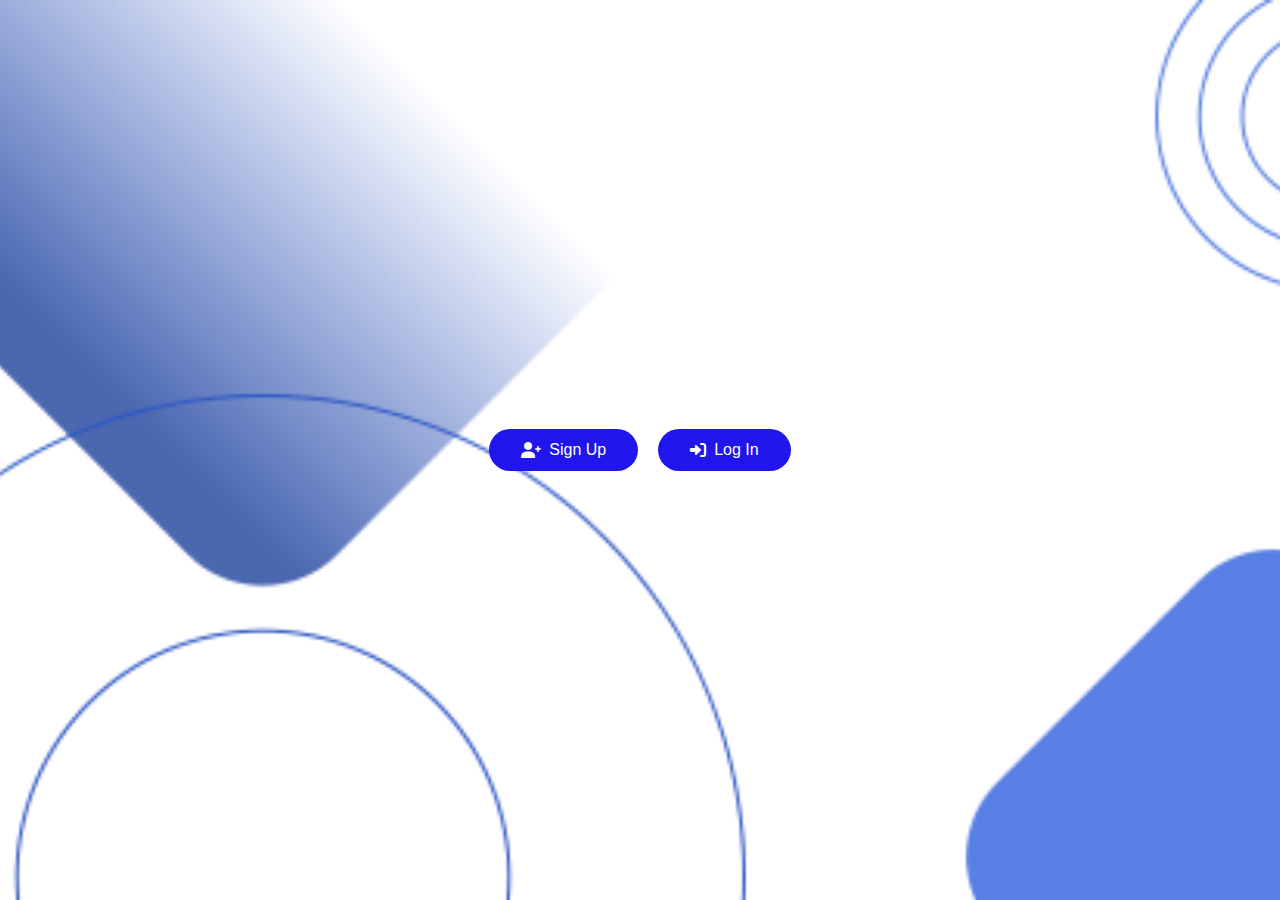
<file: index.html>
<!DOCTYPE html>
<html lang="en">
<head>
    <meta charset="UTF-8">
    <meta name="viewport" content="width=device-width, initial-scale=1.0">
    <title>Welcome to Tech Tower</title>
    <link href="https://cdnjs.cloudflare.com/ajax/libs/font-awesome/6.0.0/css/all.min.css" rel="stylesheet">
    <link rel="stylesheet" href="css/style.css">
    <style>
        /* Basic styles for the landing page */
        body {
            font-family: 'Poppins', sans-serif;
            margin: 0;
            padding: 0;
            background: url(img/pattern6.png) no-repeat center center fixed;
            background-size: cover;
            display: flex;
            align-items: center;
            justify-content: center;
            min-height: 100vh;
            color: var(--white);
        }
        .auth-buttons {
            display: flex;
            gap: 20px;
        }
        .auth-buttons button {
            display: inline-flex;
            align-items: center;
            padding: 0.75rem 2rem;
            font-size: 1rem;
            color: var(--white);
            background-color: var(--primary-color);
            border: none;
            border-radius: 5rem;
            cursor: pointer;
            transition: background-color 0.3s;
        }
        .auth-buttons button:hover {
            background-color: var(--primary-color-light);
        }
        .auth-buttons i {
            margin-right: 0.5rem;
        }
    </style>
</head>
<body>
   
    
    <div class="auth-buttons">
        <a href="signup.html"><button><i class="fas fa-user-plus"></i>Sign Up</button></a>
        <a href="login.html"><button><i class="fas fa-sign-in-alt"></i>Log In</button></a>
    </div>
      
</body>
</html>
</file>
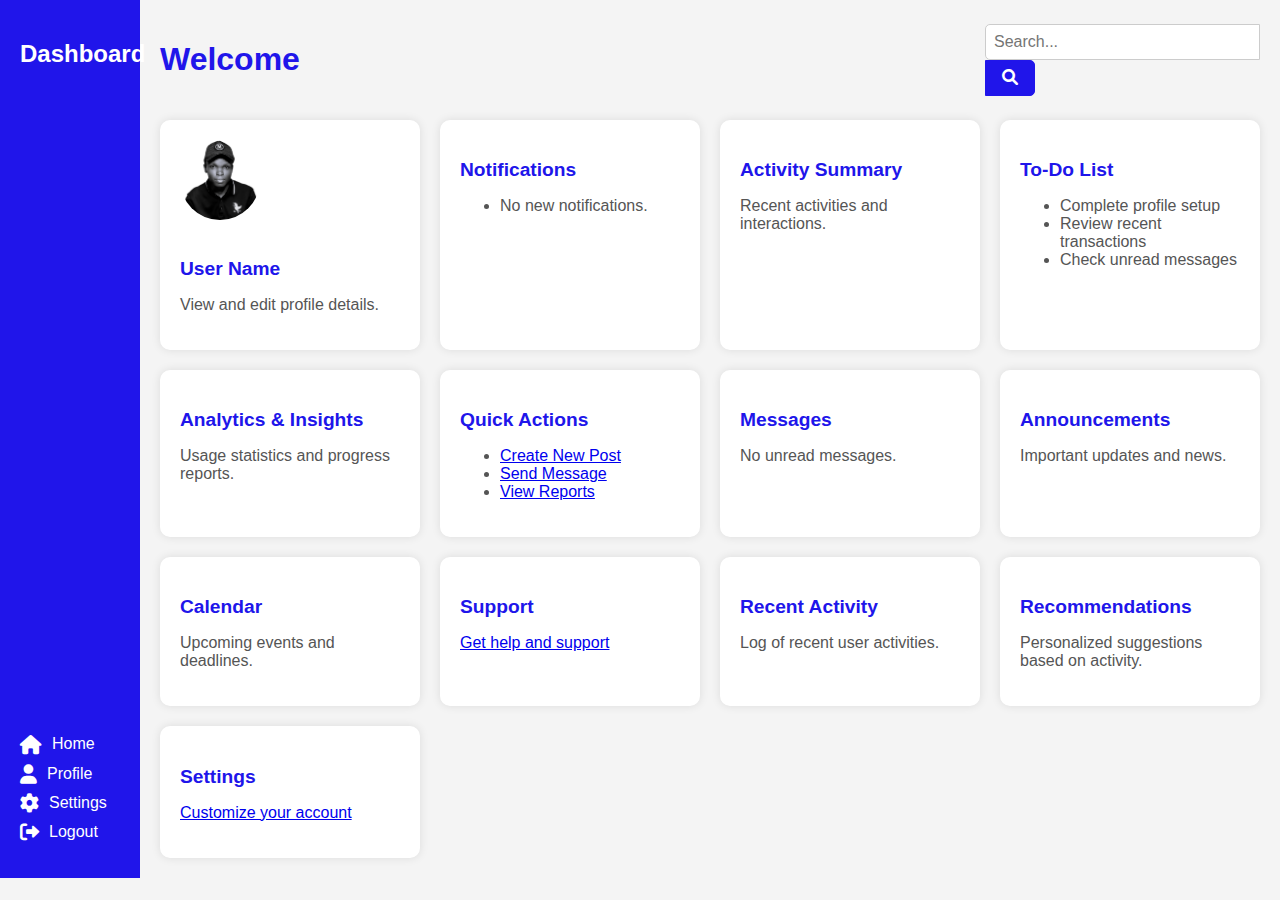
<file: dashboard.html>
<!DOCTYPE html>
<html lang="en">
<head>
    <meta charset="UTF-8">
    <meta name="viewport" content="width=device-width, initial-scale=1.0">
    <title>User Dashboard</title>
    <link href="https://cdnjs.cloudflare.com/ajax/libs/font-awesome/6.0.0/css/all.min.css" rel="stylesheet">
    <link rel="stylesheet" href="css/dashboard.css">
    
</head>
<body>
    <div class="dashboard">
        <aside class="sidebar">
            <h2>Dashboard</h2>
            <nav>
                <ul>
                    <li><a href="#"><i class="fas fa-home"></i> Home</a></li>
                    <li><a href="#"><i class="fas fa-user"></i> Profile</a></li>
                    <li><a href="#"><i class="fas fa-cog"></i> Settings</a></li>
                    <li><a href="login.html"><i class="fas fa-sign-out-alt"></i> Logout</a></li>
                </ul>
            </nav>
        </aside>

        <main class="main-content">
            <header class="header">
                <h1>Welcome</h1>
                <div class="search-bar">
                    <input type="text" placeholder="Search..." />
                    <button><i class="fas fa-search"></i></button>
                </div>
            </header>

            <section class="dashboard-widgets">
                <div class="widget user-profile">
                    <img src="img/full.png" alt="Profile Picture" class="profile-pic"/>
                    <h3>User Name</h3>
                    <p>View and edit profile details.</p>
                </div>

                <div class="widget notifications">
                    <h3>Notifications</h3>
                    <ul>
                        <li>No new notifications.</li>
                    </ul>
                </div>

                <div class="widget activity-summary">
                    <h3>Activity Summary</h3>
                    <p>Recent activities and interactions.</p>
                </div>

                <div class="widget to-do-list">
                    <h3>To-Do List</h3>
                    <ul>
                        <li>Complete profile setup</li>
                        <li>Review recent transactions</li>
                        <li>Check unread messages</li>
                    </ul>
                </div>

                <div class="widget analytics">
                    <h3>Analytics & Insights</h3>
                    <p>Usage statistics and progress reports.</p>
                </div>

                <div class="widget quick-actions">
                    <h3>Quick Actions</h3>
                    <ul>
                        <li><a href="#">Create New Post</a></li>
                        <li><a href="#">Send Message</a></li>
                        <li><a href="#">View Reports</a></li>
                    </ul>
                </div>

                <div class="widget messages">
                    <h3>Messages</h3>
                    <p>No unread messages.</p>
                </div>

                <div class="widget announcements">
                    <h3>Announcements</h3>
                    <p>Important updates and news.</p>
                </div>

                <div class="widget calendar">
                    <h3>Calendar</h3>
                    <p>Upcoming events and deadlines.</p>
                </div>

                <div class="widget support">
                    <h3>Support</h3>
                    <p><a href="#">Get help and support</a></p>
                </div>

                <div class="widget recent-activity">
                    <h3>Recent Activity</h3>
                    <p>Log of recent user activities.</p>
                </div>

                <div class="widget recommendations">
                    <h3>Recommendations</h3>
                    <p>Personalized suggestions based on activity.</p>
                </div>

                <div class="widget settings">
                    <h3>Settings</h3>
                    <p><a href="#">Customize your account</a></p>
                </div>
            </section>
        </main>
    </div>
</body>
</html>
</file>
<file: css/style.css>
@import url("https://fonts.googleapis.com/css2?family=Poppins:wght@400;500;600;700&display=swap");

:root {
  --primary-color: #2015ea;
  --primary-color-light: #6861f1;
  --secondary-color: #c0dbea;
  --text-dark: #020617;
  --text-light: #94a3b8;
  --white: #ffffff;
  --max-width: 1200px;
}

* {
  padding: 0;
  margin: 0;
  box-sizing: border-box;
}





/* page animation */

/* Add these styles to your existing CSS file */
.fade-in {
    opacity: 0;
    animation: fadeInAnimation 0.5s forwards;
  }
  
  .fade-out {
    opacity: 1;
    animation: fadeOutAnimation 0.5s forwards;
  }
  
  @keyframes fadeInAnimation {
    from {
      opacity: 0;
    }
    to {
      opacity: 1;
    }
  }
  
  @keyframes fadeOutAnimation {
    from {
      opacity: 1;
    }
    to {
      opacity: 0;
    }
  }
  

body {
  font-family: "Poppins", sans-serif;
  display: flex;
  align-items: center;
  justify-content: center;
  min-height: 100vh;
}



form {
  border-radius: 20px;
  box-shadow: 0 0 5px rgba(0, 0, 0, 0.1);
  padding: 20px;
  margin: 10px;
  background-color: whitesmoke;
}
.error-message {
  color: red;
  font-size: 10px;
  display: none;
  margin-bottom: 10px;
}

/* Styling for the logo above the form */
.logo-container {
    display: flex;
    justify-content: center;
    margin-bottom: -70px; /* Space below the logo */
    z-index: 1000;
    padding: 10px;
}

.logo {
    width: 100px; /* Adjust size as needed */
    height: 100px; /* Adjust size as needed */
    border-radius: 50%; /* Circular logo */
    object-fit: cover;
    border: 1px solid #ccc; /* Optional border */
    top: -50px;
    background-color: whitesmoke;
}

.container {
  display: flex;
  justify-content: center;
  align-items: center;
  min-height: 100vh;
}

.containerContent {
  width: 100%;
  padding-block: 2rem;
  max-width: 400px;
  display: flex;
    flex-direction: column;
    align-items: center;
    padding: 1rem;
}

.containerContent h3 {
  font-size: 1.2rem;
  font-weight: 600;
  color: var(--text-dark);
  text-align: center;
}

.containerContent h1 {
  margin-bottom: 1rem;
  font-size: 14px;
  font-weight: 600;
  color: var(--text-dark);
  text-align: center;
  padding-top: 35px;
}

.containerContent form {
  display: grid;
  gap: 5px;
}

.containerContent label {
  font-size: 0.9rem;
  color: var(--text-dark);
}

.inputRow {
  margin-bottom: 1rem;
  width: 100%;
  padding: 0.75rem 1rem;
  display: flex;
  align-items: center;
  gap: 1rem;
  background-color: var(--secondary-color);
  border-radius: 20px;
}

.containerContent input, .containerContent select {
  width: 100%;
  outline: none;
  border: none;
  font-size: 14px;
  color: var(--text-dark);
  background-color: transparent;
  border-radius: 20px;
  padding: 5px;
}

.containerContent input::placeholder, .containerContent select {
  color: var(--text-dark);
  
}

#password-eye {
  color: var(--primary-color);
}

.inputFP {
  align-items: center;
  justify-content: space-between;
  gap: 1rem;
}

.inputFP a {
  font-size: 0.9rem;
  color: var(--text-light);
  text-decoration: none;
  transition: 0.3s;
}

.inputFP a:hover {
  color: var(--text-dark);
}

.containerContent button {
  max-width: 80%;
  margin-left: 10%;
  margin-block: 1rem 2rem;
  padding: 0.75rem 2rem;
  outline: none;
  border: none;
  font-size: 1rem;
  color: var(--white);
  background-color: var(--primary-color);
  border-radius: 5rem;
  
}
button a{
    text-decoration: none;
    color: white;
}

.containerContent button:hover {
  background-color: green;
}

.containerContent p {
  color: var(--text-light);
  text-align: center;
}

.containerContent p a {
  text-decoration: none;
  font-weight: 500;
  color: var(--primary-color);
}



/* Footer Styles */
footer {
    padding: 10px;
    text-align: center;
    font-size: 12px;
}

.footer-container {
    max-width: var(--max-width);
    margin: 0 auto;
}

.footer-content {
    display: flex;
    flex-direction: column;
    align-items: center;
}

.footer-links {
    list-style: none;
    padding: 0;
    margin: 1rem 0;
    display: flex;
    gap: 1.5rem;
}

.footer-links li {
    margin: 0;
}

.footer-links a {
    color: var(--white);
    text-decoration: none;
    font-size: 0.9rem;
    transition: color 0.3s;
}

.footer-links a:hover {
    color: var(--primary-color-light);
}

.footer-socials {
    display: flex;
    gap: 1rem;
    margin-top: 1rem;
}

.footer-socials a {
    color: var(--white);
    font-size: 1.2rem;
    transition: color 0.3s;
}

.footer-socials a:hover {
    color: var(--primary-color-light);
}








@media (width > 768px) {
  .container {
    grid-template-columns: 1fr;
  }

  .containerContent {
    margin-inline-start: unset;
    grid-area: 1/2/2/3;
    align-self: center;
  }
}
</file>
<file: css/dashboard.css>
/* General Body Styles */
body {
  margin: 0;
  font-family: "Poppins", sans-serif;
  color: #333;
  display: flex;
  flex-direction: column; /* Stacks the content on smaller screens */
  min-height: 100vh;
  background-color: #f4f4f4;
  overflow-x: hidden;
}

/* Dashboard Layout */
.dashboard {
  display: flex;
  width: 100%;
  height: 100%;
  flex-direction: row; /* Default to row on larger screens */
}

/* Sidebar Styles */
.sidebar {
  width: 100px;
  background-color: #2015ea;
  color: #ffffff;
  padding: 20px;
  display: flex;
  flex-direction: column;
  justify-content: space-between;
  
  position: sticky;
  top: 0;
}

.sidebar h2 {
  margin-bottom: 20px;
  font-size: 1.5rem;
}

.sidebar nav ul {
  list-style: none;
  padding: 0;
}

.sidebar nav ul li {
  margin-bottom: 10px;
}

.sidebar nav ul li a {
  text-decoration: none;
  color: #ffffff;
  font-size: 1rem;
  display: flex;
  align-items: center;
  gap: 10px;
}

.sidebar nav ul li a:hover {
  text-decoration: underline;
}

.sidebar nav ul li a i {
  font-size: 1.2rem;
}

/* Main Content Styles */
.main-content {
  flex: 1;
  padding: 20px;
  background-color: #f4f4f4;
  overflow-y: auto;
  width: 100%;
}

/* Header Styles */
.header {
  display: flex;
  justify-content: space-between;
  align-items: center;
  margin-bottom: 20px;
  flex-wrap: wrap; /* Allows wrapping on smaller screens */
}

.header h1 {
  font-size: 2rem;
  color: #2015ea;
}

.search-bar {
  display: flex;
  flex-wrap: wrap;
}

.search-bar input {
  padding: 0.5rem;
  border: 1px solid #ccc;
  border-radius: 5px 0 0 5px;
  font-size: 1rem;
  width: 100%; /* Make search bar fill available space */
}

.search-bar button {
  padding: 0.5rem 1rem;
  border: 1px solid #2015ea;
  border-radius: 0 5px 5px 0;
  background-color: #2015ea;
  color: #fff;
  cursor: pointer;
  font-size: 1rem;
}

.search-bar button i {
  font-size: 1rem;
}

/* Widget Styles */
.dashboard-widgets {
  display: grid;
  gap: 20px;
  grid-template-columns: repeat(auto-fill, minmax(250px, 1fr)); /* Responsive grid */
  margin-top: 20px;
}

.widget {
  background-color: #ffffff;
  border-radius: 10px;
  box-shadow: 0 0 10px rgba(0, 0, 0, 0.1);
  padding: 20px;
  transition: box-shadow 0.3s ease;
}

.widget:hover {
  box-shadow: 0 0 15px rgba(0, 0, 0, 0.2); /* Add a subtle hover effect */
}

.widget h3 {
  margin-bottom: 15px;
  font-size: 1.2rem;
  color: #2015ea;
}

.widget p, .widget ul {
  color: #555;
}

/* Profile Picture */
.profile-pic {
  width: 80px;
  height: 80px;
  border-radius: 50%;
  margin-bottom: 15px;
}

/* Responsive Media Queries */

/* Medium-sized screens (tablets) */
@media (max-width: 992px) {
  .dashboard {
    flex-direction: column;
  }

  .sidebar {
    width: 100%;
    max-width: 100%;
    padding: 10px;
  }

  .main-content {
    padding: 15px;
  }

  .header h1 {
    font-size: 1.5rem;
  }

  .dashboard-widgets {
    grid-template-columns: 1fr 1fr;
  }

  .widget {
    padding: 15px;
  }

  .widget h3 {
    font-size: 1rem;
  }
}

/* Small screens (mobile phones) */
@media (max-width: 768px) {
  .dashboard {
    flex-direction: column; /* Stack sidebar and content vertically */
  }

  .sidebar {
    width: 100%;
    max-width: 100%;
  }

  .header {
    flex-direction: column;
    align-items: flex-start;
  }

  .dashboard-widgets {
    grid-template-columns: 1fr; /* Stack widgets in a single column */
  }

  .widget {
    padding: 10px;
  }

  .widget h3 {
    font-size: 1rem;
  }
}

/* Very small screens */
@media (max-width: 480px) {
  .header h1 {
    font-size: 1.2rem; /* Reduce header font size */
  }

  .search-bar input, .search-bar button {
    font-size: 0.9rem; /* Reduce input sizes */
  }

  .sidebar h2 {
    font-size: 1.2rem;
  }
}
</file>
